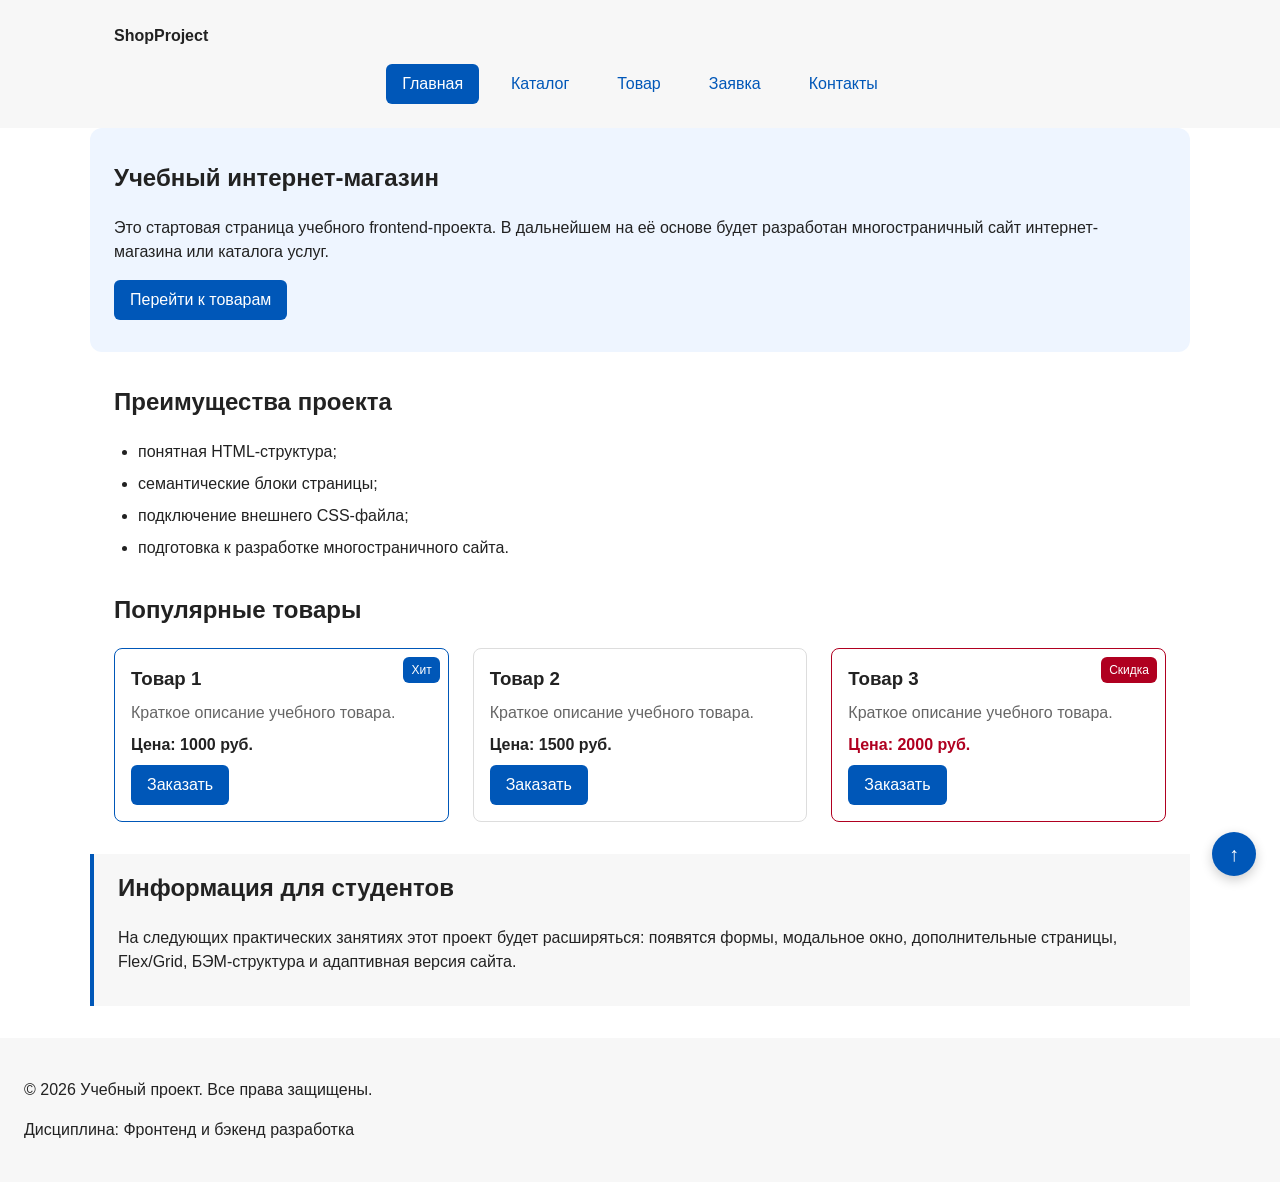
<file: index.html>
<!DOCTYPE html>
<html lang="ru">
<head>
  <meta charset="UTF-8">
  <meta name="viewport" content="width=device-width, initial-scale=1.0">
  <meta name="description" content="Учебный интернет-магазин: стартовая страница проекта.">
  <title>Главная – Учебный интернет-магазин</title>
  <link rel="stylesheet" href="css/style.css">
  <script src="js/main.js" defer></script>
</head>
<body>

  <header class="site-header">
    <div class="site-header__inner">
      <a class="site-header__logo" href="index.html">ShopProject</a>

      <nav class="site-nav" aria-label="Основная навигация">
        <ul class="site-nav__list">
          <li class="site-nav__item">
            <a class="site-nav__link site-nav__link--active" href="index.html">Главная</a>
          </li>
          <li class="site-nav__item">
            <a class="site-nav__link" href="catalog.html">Каталог</a>
          </li>
          <li class="site-nav__item">
            <a class="site-nav__link" href="product.html">Товар</a>
          </li>
          <li class="site-nav__item">
            <a class="site-nav__link" href="order.html">Заявка</a>
          </li>
          <li class="site-nav__item">
            <a class="site-nav__link" href="contacts.html">Контакты</a>
          </li>
        </ul>
      </nav>
    </div>
  </header>

  <main>

    <section class="hero">
      <h1 class="hero__title">Учебный интернет-магазин</h1>
      <p class="hero__text">
        Это стартовая страница учебного frontend-проекта.
        В дальнейшем на её основе будет разработан многостраничный сайт
        интернет-магазина или каталога услуг.
      </p>
      <a class="button button--primary" href="#popular">Перейти к товарам</a>
    </section>

    <section class="section" id="advantages">
      <h2 class="section__title">Преимущества проекта</h2>
      <ul class="advantages-list">
        <li class="advantages-list__item">понятная HTML-структура;</li>
        <li class="advantages-list__item">семантические блоки страницы;</li>
        <li class="advantages-list__item">подключение внешнего CSS-файла;</li>
        <li class="advantages-list__item">подготовка к разработке многостраничного сайта.</li>
      </ul>
    </section>

    <section class="section" id="popular">
      <h2 class="section__title">Популярные товары</h2>

      <div class="products-grid">

        <article class="product-card product-card--featured">
          <span class="product-card__badge">Хит</span>
          <h3 class="product-card__title">Товар 1</h3>
          <p class="product-card__description">Краткое описание учебного товара.</p>
          <p class="product-card__price">Цена: 1000 руб.</p>
          <button class="button button--primary product-card__button" type="button" data-product="Товар 1">
            Заказать
          </button>
        </article>

        <article class="product-card">
          <h3 class="product-card__title">Товар 2</h3>
          <p class="product-card__description">Краткое описание учебного товара.</p>
          <p class="product-card__price">Цена: 1500 руб.</p>
          <button class="button button--primary product-card__button" type="button" data-product="Товар 2">
            Заказать
          </button>
        </article>

        <article class="product-card product-card--discount">
          <span class="product-card__badge">Скидка</span>
          <h3 class="product-card__title">Товар 3</h3>
          <p class="product-card__description">Краткое описание учебного товара.</p>
          <p class="product-card__price">Цена: 2000 руб.</p>
          <button class="button button--primary product-card__button" type="button" data-product="Товар 3">
            Заказать
          </button>
        </article>

      </div>
    </section>

    <aside class="aside-info">
      <h2 class="aside-info__title">Информация для студентов</h2>
      <p>
        На следующих практических занятиях этот проект будет расширяться:
        появятся формы, модальное окно, дополнительные страницы, Flex/Grid,
        БЭМ-структура и адаптивная версия сайта.
      </p>
    </aside>

  </main>

  <footer class="site-footer" id="contacts">
    <p>&copy; 2026 Учебный проект. Все права защищены.</p>
    <p>Дисциплина: Фронтенд и бэкенд разработка</p>
  </footer>

  <dialog class="order-dialog" id="order-dialog" aria-labelledby="order-dialog-title">
    <h2 class="order-dialog__title" id="order-dialog-title">Оформление заявки</h2>

    <form class="order-form" id="order-form" action="#" method="post" novalidate>

      <input id="selected-product" name="selected-product" type="hidden">

      <div class="order-form__field">
        <label class="order-form__label" for="order-name">Имя</label>
        <input
          class="order-form__input"
          id="order-name"
          name="name"
          type="text"
          placeholder="Введите ваше имя"
          minlength="2"
          autocomplete="given-name"
          required
        >
      </div>

      <div class="order-form__field">
        <label class="order-form__label" for="order-email">E-mail</label>
        <input
          class="order-form__input"
          id="order-email"
          name="email"
          type="email"
          placeholder="example@mail.ru"
          autocomplete="email"
          required
        >
      </div>

      <div class="order-form__field">
        <label class="order-form__label" for="order-phone">Телефон</label>
        <input
          class="order-form__input"
          id="order-phone"
          name="phone"
          type="tel"
          inputmode="tel"
          placeholder="+7 (900) 000-00-00"
          pattern="^\+7 \(\d{3}\) \d{3}-\d{2}-\d{2}$"
          required
        >
        <small class="order-form__hint">Формат: +7 (900) 000-00-00</small>
      </div>

      <div class="order-form__field">
        <label class="order-form__label" for="order-date">Дата связи</label>
        <input class="order-form__input" id="order-date" name="date" type="date">
      </div>

      <div class="order-form__field">
        <label class="order-form__label" for="order-topic">Тема заявки</label>
        <select class="order-form__select" id="order-topic" name="topic" required>
          <option value="">Выберите тему</option>
          <option value="product">Заказ товара</option>
          <option value="consultation">Консультация</option>
          <option value="delivery">Доставка</option>
        </select>
      </div>

      <div class="order-form__field">
        <label class="order-form__label" for="order-comment">Комментарий</label>
        <textarea
          class="order-form__textarea"
          id="order-comment"
          name="comment"
          rows="4"
          placeholder="Укажите дополнительную информацию"
        ></textarea>
      </div>

      <div class="order-form__field order-form__field--checkbox">
        <label class="order-form__label order-form__label--checkbox">
          <input id="order-agreement" name="agreement" type="checkbox" required>
          Я согласен на обработку данных
        </label>
      </div>

      <div class="order-form__actions">
        <button class="button button--secondary" type="button" id="close-order-dialog">Закрыть</button>
        <button class="button button--primary" type="submit">Отправить заявку</button>
      </div>

    </form>
  </dialog>

  <p class="success-message" id="success-message" hidden>
    Форма успешно отправлена!
  </p>

  <a class="up-button" href="#" aria-label="Наверх">↑</a>

</body>
</html>
</file>
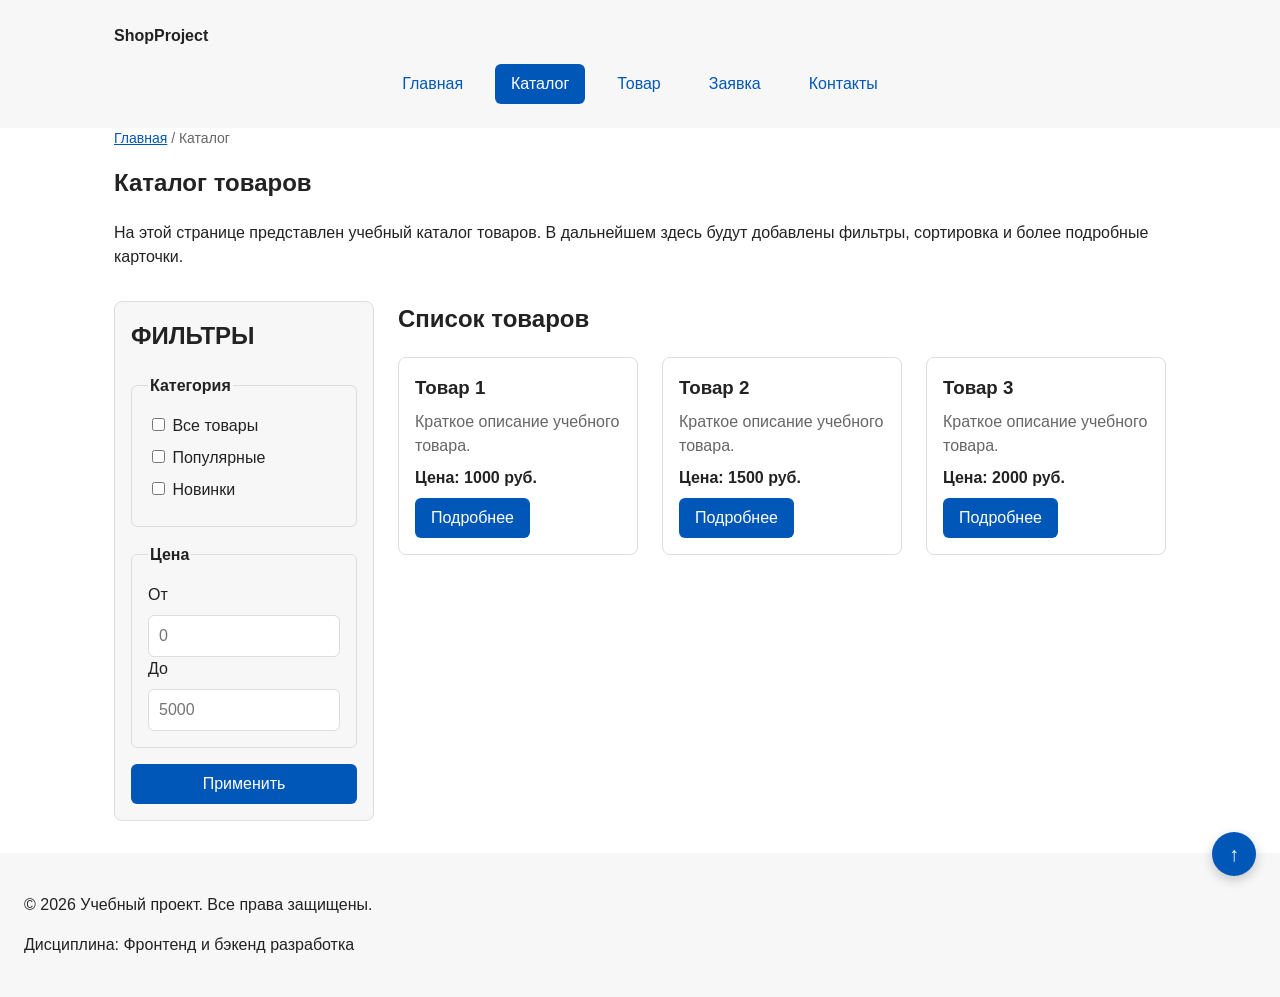
<file: catalog.html>
<!DOCTYPE html>
<html lang="ru">
<head>
  <meta charset="UTF-8">
  <meta name="viewport" content="width=device-width, initial-scale=1.0">
  <meta name="description" content="Каталог товаров учебного интернет-магазина.">
  <title>Каталог товаров – Учебный интернет-магазин</title>
  <link rel="stylesheet" href="css/style.css">
  <script src="js/main.js" defer></script>
</head>
<body>

  <header class="site-header">
    <div class="site-header__inner">
      <a class="site-header__logo" href="index.html">ShopProject</a>

      <nav class="site-nav" aria-label="Основная навигация">
        <ul class="site-nav__list">
          <li class="site-nav__item">
            <a class="site-nav__link" href="index.html">Главная</a>
          </li>
          <li class="site-nav__item">
            <a class="site-nav__link site-nav__link--active" href="catalog.html">Каталог</a>
          </li>
          <li class="site-nav__item">
            <a class="site-nav__link" href="product.html">Товар</a>
          </li>
          <li class="site-nav__item">
            <a class="site-nav__link" href="order.html">Заявка</a>
          </li>
          <li class="site-nav__item">
            <a class="site-nav__link" href="contacts.html">Контакты</a>
          </li>
        </ul>
      </nav>
    </div>
  </header>

  <main>

    <nav class="breadcrumbs" aria-label="Хлебные крошки">
      <a class="breadcrumbs__link" href="index.html">Главная</a>
      <span class="breadcrumbs__current">Каталог</span>
    </nav>

    <section class="section">
      <h1 class="section__title">Каталог товаров</h1>
      <p>
        На этой странице представлен учебный каталог товаров.
        В дальнейшем здесь будут добавлены фильтры, сортировка
        и более подробные карточки.
      </p>
    </section>

    <section class="catalog-layout">

      <aside class="catalog-filters">
        <h2 class="catalog-filters__title">ФИЛЬТРЫ</h2>

        <form class="filters-form" action="#" method="get">

          <fieldset class="filters-form__group">
            <legend class="filters-form__legend">Категория</legend>

            <label class="filters-form__label">
              <input type="checkbox" name="category" value="all">
              Все товары
            </label>

            <label class="filters-form__label">
              <input type="checkbox" name="category" value="popular">
              Популярные
            </label>

            <label class="filters-form__label">
              <input type="checkbox" name="category" value="new">
              Новинки
            </label>
          </fieldset>

          <fieldset class="filters-form__group">
            <legend class="filters-form__legend">Цена</legend>

            <label class="filters-form__label" for="price-from">От</label>
            <input class="filters-form__input" id="price-from" name="price-from" type="number" min="0" placeholder="0">

            <label class="filters-form__label" for="price-to">До</label>
            <input class="filters-form__input" id="price-to" name="price-to" type="number" min="0" placeholder="5000">
          </fieldset>

          <button class="button button--primary" type="submit">Применить</button>
        </form>
      </aside>

      <section class="catalog-products">
        <h2 class="catalog-products__title">Список товаров</h2>

        <div class="products-grid">

          <article class="product-card">
            <h3 class="product-card__title">Товар 1</h3>
            <p class="product-card__description">Краткое описание учебного товара.</p>
            <p class="product-card__price">Цена: 1000 руб.</p>
            <a class="button button--primary product-card__button" href="product.html">Подробнее</a>
          </article>

          <article class="product-card">
            <h3 class="product-card__title">Товар 2</h3>
            <p class="product-card__description">Краткое описание учебного товара.</p>
            <p class="product-card__price">Цена: 1500 руб.</p>
            <a class="button button--primary product-card__button" href="product.html">Подробнее</a>
          </article>

          <article class="product-card">
            <h3 class="product-card__title">Товар 3</h3>
            <p class="product-card__description">Краткое описание учебного товара.</p>
            <p class="product-card__price">Цена: 2000 руб.</p>
            <a class="button button--primary product-card__button" href="product.html">Подробнее</a>
          </article>

        </div>
      </section>

    </section>

  </main>

  <footer class="site-footer">
    <p>&copy; 2026 Учебный проект. Все права защищены.</p>
    <p>Дисциплина: Фронтенд и бэкенд разработка</p>
  </footer>

  <a class="up-button" href="#" aria-label="Наверх">↑</a>

</body>
</html>
</file>
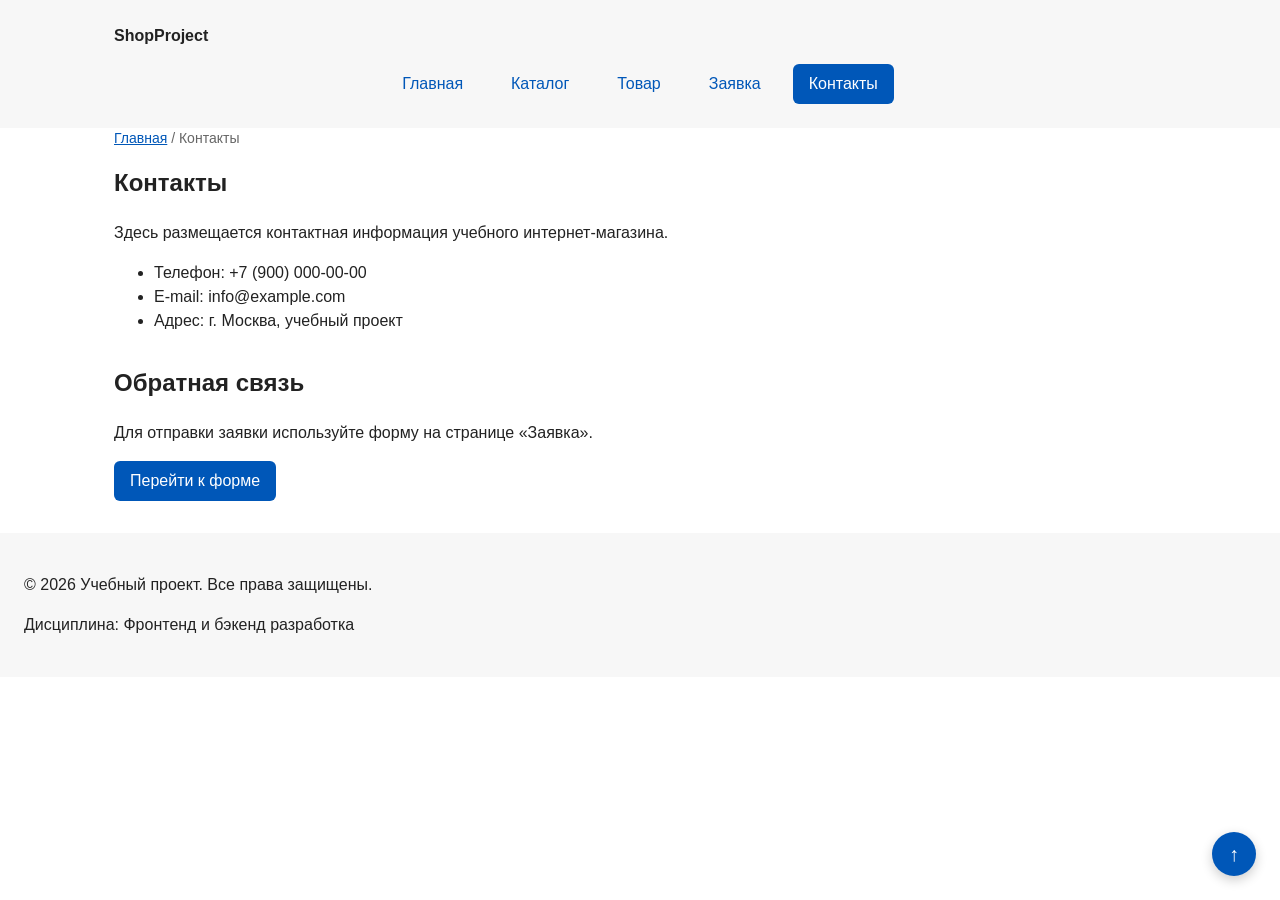
<file: contacts.html>
<!DOCTYPE html>
<html lang="ru">
<head>
  <meta charset="UTF-8">
  <meta name="viewport" content="width=device-width, initial-scale=1.0">
  <meta name="description" content="Контактная информация учебного интернет-магазина.">
  <title>Контакты – Учебный интернет-магазин</title>
  <link rel="stylesheet" href="css/style.css">
  <script src="js/main.js" defer></script>
</head>
<body>

  <header class="site-header">
    <div class="site-header__inner">
      <a class="site-header__logo" href="index.html">ShopProject</a>

      <nav class="site-nav" aria-label="Основная навигация">
        <ul class="site-nav__list">
          <li class="site-nav__item">
            <a class="site-nav__link" href="index.html">Главная</a>
          </li>
          <li class="site-nav__item">
            <a class="site-nav__link" href="catalog.html">Каталог</a>
          </li>
          <li class="site-nav__item">
            <a class="site-nav__link" href="product.html">Товар</a>
          </li>
          <li class="site-nav__item">
            <a class="site-nav__link" href="order.html">Заявка</a>
          </li>
          <li class="site-nav__item">
            <a class="site-nav__link site-nav__link--active" href="contacts.html">Контакты</a>
          </li>
        </ul>
      </nav>
    </div>
  </header>

  <main>

    <nav class="breadcrumbs" aria-label="Хлебные крошки">
      <a class="breadcrumbs__link" href="index.html">Главная</a>
      <span class="breadcrumbs__current">Контакты</span>
    </nav>

    <section class="section">
      <h1 class="section__title">Контакты</h1>
      <p>
        Здесь размещается контактная информация учебного интернет-магазина.
      </p>
      <ul class="contacts-list">
        <li class="contacts-list__item">Телефон: +7 (900) 000-00-00</li>
        <li class="contacts-list__item">E-mail: info@example.com</li>
        <li class="contacts-list__item">Адрес: г. Москва, учебный проект</li>
      </ul>
    </section>

    <section class="section" id="feedback">
      <h2 class="section__title">Обратная связь</h2>
      <p>
        Для отправки заявки используйте форму на странице «Заявка».
      </p>
      <a class="button button--primary" href="order.html">Перейти к форме</a>
    </section>

  </main>

  <footer class="site-footer">
    <p>&copy; 2026 Учебный проект. Все права защищены.</p>
    <p>Дисциплина: Фронтенд и бэкенд разработка</p>
  </footer>

  <a class="up-button" href="#" aria-label="Наверх">↑</a>

</body>
</html>
</file>
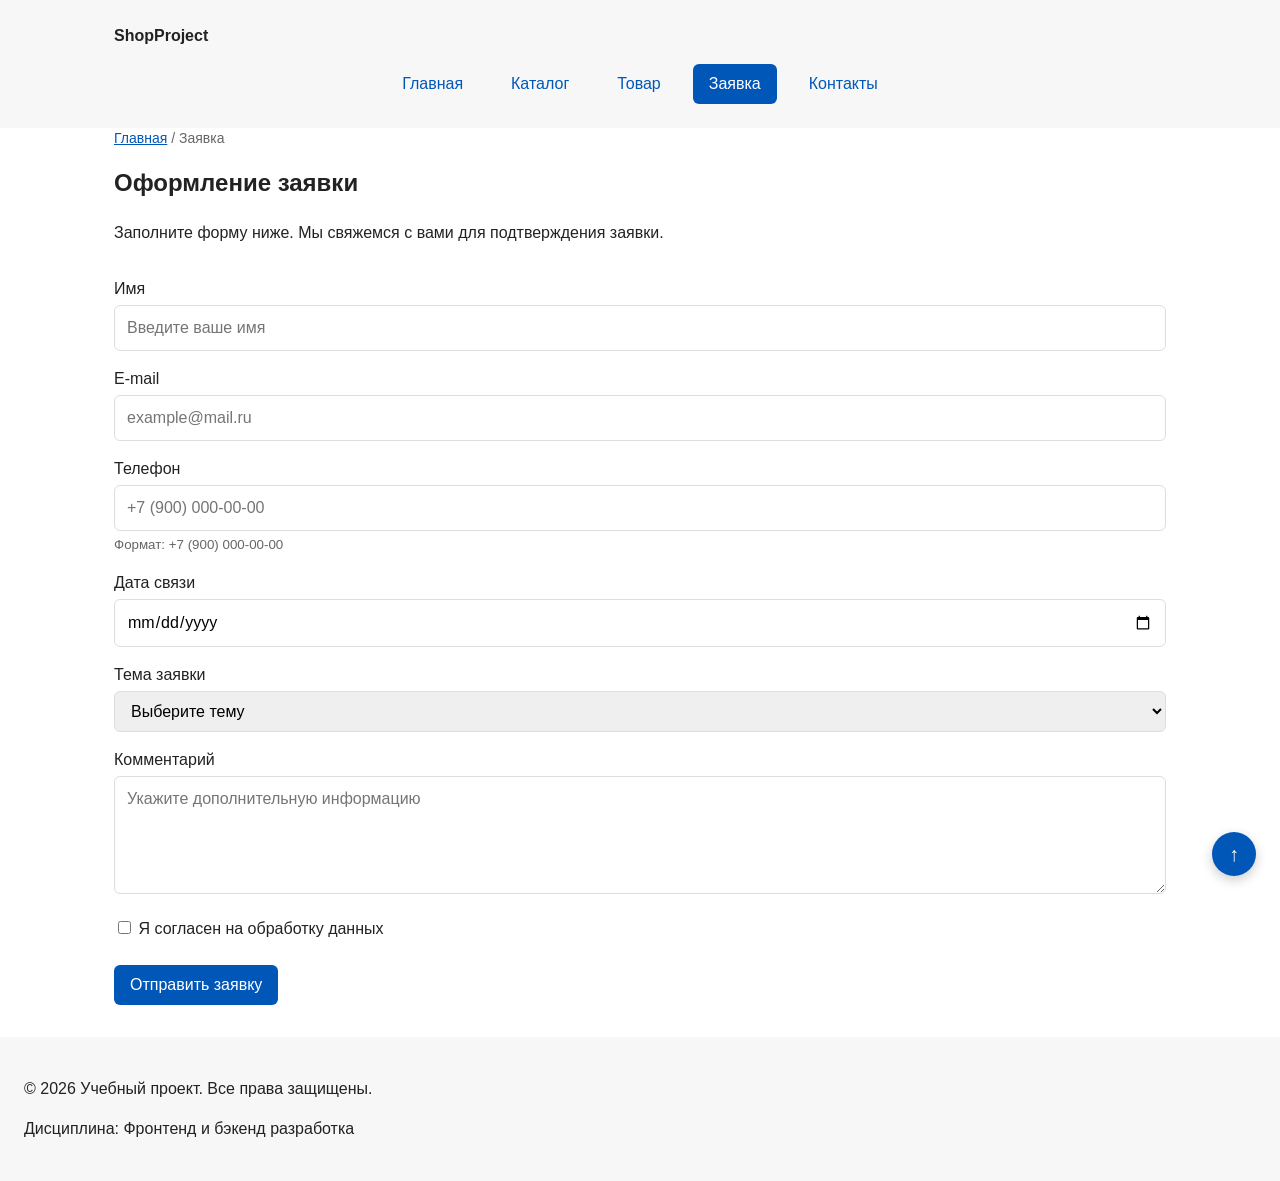
<file: order.html>
<!DOCTYPE html>
<html lang="ru">
<head>
  <meta charset="UTF-8">
  <meta name="viewport" content="width=device-width, initial-scale=1.0">
  <meta name="description" content="Оформление заявки в учебном интернет-магазине.">
  <title>Заявка – Учебный интернет-магазин</title>
  <link rel="stylesheet" href="css/style.css">
  <script src="js/main.js" defer></script>
</head>
<body>

  <header class="site-header">
    <div class="site-header__inner">
      <a class="site-header__logo" href="index.html">ShopProject</a>

      <nav class="site-nav" aria-label="Основная навигация">
        <ul class="site-nav__list">
          <li class="site-nav__item">
            <a class="site-nav__link" href="index.html">Главная</a>
          </li>
          <li class="site-nav__item">
            <a class="site-nav__link" href="catalog.html">Каталог</a>
          </li>
          <li class="site-nav__item">
            <a class="site-nav__link" href="product.html">Товар</a>
          </li>
          <li class="site-nav__item">
            <a class="site-nav__link site-nav__link--active" href="order.html">Заявка</a>
          </li>
          <li class="site-nav__item">
            <a class="site-nav__link" href="contacts.html">Контакты</a>
          </li>
        </ul>
      </nav>
    </div>
  </header>

  <main>

    <nav class="breadcrumbs" aria-label="Хлебные крошки">
      <a class="breadcrumbs__link" href="index.html">Главная</a>
      <span class="breadcrumbs__current">Заявка</span>
    </nav>

    <section class="section">
      <h1 class="section__title">Оформление заявки</h1>
      <p>
        Заполните форму ниже. Мы свяжемся с вами для подтверждения заявки.
      </p>
    </section>

    <section class="section">

      <form class="order-form" id="order-form" action="#" method="post" novalidate>

        <input id="selected-product" name="selected-product" type="hidden">

        <div class="order-form__field">
          <label class="order-form__label" for="order-name">Имя</label>
          <input
            class="order-form__input"
            id="order-name"
            name="name"
            type="text"
            placeholder="Введите ваше имя"
            minlength="2"
            autocomplete="given-name"
            required
          >
        </div>

        <div class="order-form__field">
          <label class="order-form__label" for="order-email">E-mail</label>
          <input
            class="order-form__input"
            id="order-email"
            name="email"
            type="email"
            placeholder="example@mail.ru"
            autocomplete="email"
            required
          >
        </div>

        <div class="order-form__field">
          <label class="order-form__label" for="order-phone">Телефон</label>
          <input
            class="order-form__input"
            id="order-phone"
            name="phone"
            type="tel"
            inputmode="tel"
            placeholder="+7 (900) 000-00-00"
            pattern="^\+7 \(\d{3}\) \d{3}-\d{2}-\d{2}$"
            required
          >
          <small class="order-form__hint">Формат: +7 (900) 000-00-00</small>
        </div>

        <div class="order-form__field">
          <label class="order-form__label" for="order-date">Дата связи</label>
          <input class="order-form__input" id="order-date" name="date" type="date">
        </div>

        <div class="order-form__field">
          <label class="order-form__label" for="order-topic">Тема заявки</label>
          <select class="order-form__select" id="order-topic" name="topic" required>
            <option value="">Выберите тему</option>
            <option value="product">Заказ товара</option>
            <option value="consultation">Консультация</option>
            <option value="delivery">Доставка</option>
          </select>
        </div>

        <div class="order-form__field">
          <label class="order-form__label" for="order-comment">Комментарий</label>
          <textarea
            class="order-form__textarea"
            id="order-comment"
            name="comment"
            rows="4"
            placeholder="Укажите дополнительную информацию"
          ></textarea>
        </div>

        <div class="order-form__field order-form__field--checkbox">
          <label class="order-form__label order-form__label--checkbox">
            <input id="order-agreement" name="agreement" type="checkbox" required>
            Я согласен на обработку данных
          </label>
        </div>

        <div class="order-form__actions">
          <button class="button button--primary" type="submit">Отправить заявку</button>
        </div>

      </form>

      <p class="success-message" id="success-message" hidden>
        Форма успешно отправлена!
      </p>

    </section>

  </main>

  <footer class="site-footer">
    <p>&copy; 2026 Учебный проект. Все права защищены.</p>
    <p>Дисциплина: Фронтенд и бэкенд разработка</p>
  </footer>

  <a class="up-button" href="#" aria-label="Наверх">↑</a>

</body>
</html>
</file>
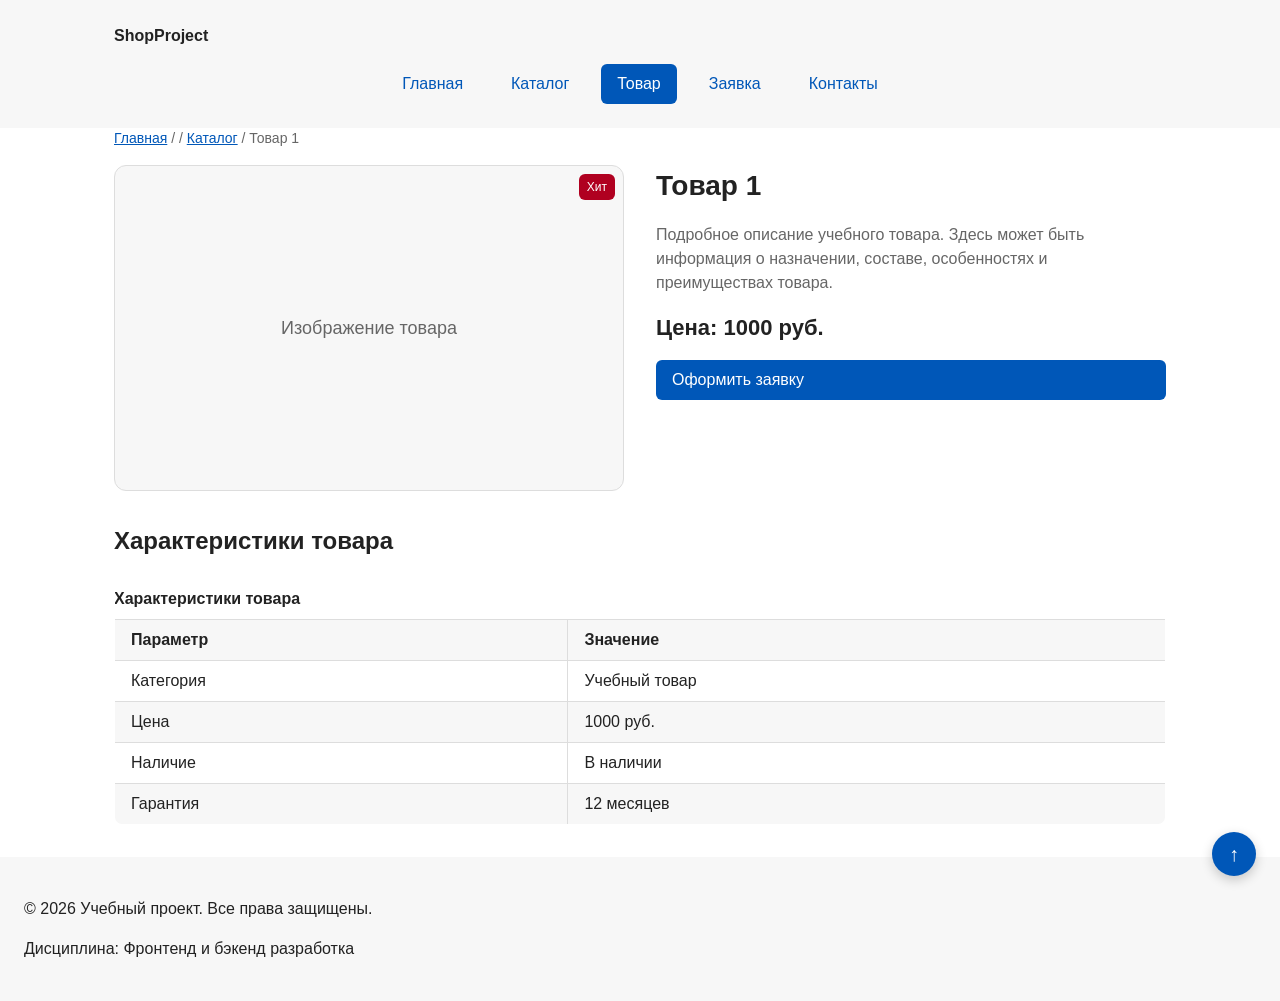
<file: product.html>
<!DOCTYPE html>
<html lang="ru">
<head>
  <meta charset="UTF-8">
  <meta name="viewport" content="width=device-width, initial-scale=1.0">
  <meta name="description" content="Карточка товара учебного интернет-магазина.">
  <title>Товар – Учебный интернет-магазин</title>
  <link rel="stylesheet" href="css/style.css">
  <script src="js/main.js" defer></script>
</head>
<body>

  <header class="site-header">
    <div class="site-header__inner">
      <a class="site-header__logo" href="index.html">ShopProject</a>

      <nav class="site-nav" aria-label="Основная навигация">
        <ul class="site-nav__list">
          <li class="site-nav__item">
            <a class="site-nav__link" href="index.html">Главная</a>
          </li>
          <li class="site-nav__item">
            <a class="site-nav__link" href="catalog.html">Каталог</a>
          </li>
          <li class="site-nav__item">
            <a class="site-nav__link site-nav__link--active" href="product.html">Товар</a>
          </li>
          <li class="site-nav__item">
            <a class="site-nav__link" href="order.html">Заявка</a>
          </li>
          <li class="site-nav__item">
            <a class="site-nav__link" href="contacts.html">Контакты</a>
          </li>
        </ul>
      </nav>
    </div>
  </header>

  <main>

    <nav class="breadcrumbs" aria-label="Хлебные крошки">
      <a class="breadcrumbs__link" href="index.html">Главная</a>
      <span class="breadcrumbs__current"> / </span>
      <a class="breadcrumbs__link" href="catalog.html">Каталог</a>
      <span class="breadcrumbs__current">Товар 1</span>
    </nav>

    <section class="product-detail">

      <div class="product-detail__image">
        <span class="product-card__badge">Хит</span>
        <div class="product-detail__placeholder">Изображение товара</div>
      </div>

      <div class="product-detail__info">
        <h1 class="product-detail__title">Товар 1</h1>
        <p class="product-detail__description">
          Подробное описание учебного товара. Здесь может быть информация
          о назначении, составе, особенностях и преимуществах товара.
        </p>
        <p class="product-detail__price">Цена: 1000 руб.</p>

        <a class="button button--primary" href="order.html">Оформить заявку</a>
      </div>

    </section>

    <section class="section">
      <h2 class="section__title">Характеристики товара</h2>

      <table class="product-table">
        <caption>Характеристики товара</caption>
        <thead>
          <tr>
            <th>Параметр</th>
            <th>Значение</th>
          </tr>
        </thead>
        <tbody>
          <tr>
            <td>Категория</td>
            <td>Учебный товар</td>
          </tr>
          <tr>
            <td>Цена</td>
            <td>1000 руб.</td>
          </tr>
          <tr>
            <td>Наличие</td>
            <td>В наличии</td>
          </tr>
          <tr>
            <td>Гарантия</td>
            <td>12 месяцев</td>
          </tr>
        </tbody>
      </table>
    </section>

  </main>

  <footer class="site-footer">
    <p>&copy; 2026 Учебный проект. Все права защищены.</p>
    <p>Дисциплина: Фронтенд и бэкенд разработка</p>
  </footer>

  <a class="up-button" href="#" aria-label="Наверх">↑</a>

</body>
</html>
</file>
<file: css/style.css>
/* ===================================
   1. Переменные проекта
   =================================== */

:root {
  /* Основные цвета проекта */
  --color-bg: #ffffff;
  --color-text: #222222;
  --color-muted: #666666;
  --color-primary: #0057b8;
  --color-primary-dark: #003f86;
  --color-border: #dddddd;
  --color-surface: #f7f7f7;
  --color-surface-accent: #eef5ff;
  --color-danger: #b00020;
  --color-success: #168a2f;
  --color-success-bg: #eefaf0;
  --color-white: #ffffff;

  /* Отступы */
  --space-xs: 4px;
  --space-sm: 8px;
  --space-md: 16px;
  --space-lg: 24px;
  --space-xl: 32px;

  /* Скругления */
  --radius-sm: 6px;
  --radius-md: 8px;
  --radius-lg: 12px;

  /* Размеры */
  --container-width: 1100px;
}

/* ===================================
   2. Базовые стили
   =================================== */

* {
  box-sizing: border-box;
}

body {
  margin: 0;
  font-family: Arial, sans-serif;
  line-height: 1.5;
  color: var(--color-text);
  background-color: var(--color-bg);
}

a {
  color: var(--color-primary);
}

a:hover {
  color: var(--color-primary-dark);
}

a:focus-visible {
  outline: 2px solid var(--color-primary);
  outline-offset: 3px;
}

html {
  scroll-behavior: smooth;
}

:target {
  outline: 2px dashed var(--color-primary);
  outline-offset: 4px;
}

/* ===================================
   3. Кнопки (button)
   =================================== */

.button {
  display: inline-block;
  padding: var(--space-sm) var(--space-md);
  border: none;
  border-radius: var(--radius-sm);
  font: inherit;
  text-decoration: none;
  cursor: pointer;
}

.button--primary {
  color: var(--color-white);
  background-color: var(--color-primary);
}

.button--primary:hover {
  background-color: var(--color-primary-dark);
  color: var(--color-white);
}

.button--secondary {
  color: var(--color-primary);
  background-color: transparent;
  border: 1px solid var(--color-primary);
}

.button--secondary:hover {
  color: var(--color-white);
  background-color: var(--color-primary);
}

.button:focus-visible {
  outline: 2px solid var(--color-primary);
  outline-offset: 3px;
}

.button:disabled,
.button--disabled {
  opacity: 0.6;
  cursor: not-allowed;
}

/* ===================================
   4. Шапка сайта (site-header)
   =================================== */

.site-header {
  position: sticky;
  top: 0;
  z-index: 5;
  background-color: var(--color-surface);
}

.site-header__inner {
  max-width: var(--container-width);
  margin: 0 auto;
  padding: var(--space-lg);
}

.site-header__logo {
  font-weight: 700;
  color: var(--color-text);
  text-decoration: none;
}

/* ===================================
   5. Навигация (site-nav)
   =================================== */

.site-nav__list {
  display: flex;
  flex-wrap: wrap;
  justify-content: center;
  align-items: center;
  gap: var(--space-md);
  padding: 0;
  margin: var(--space-md) 0 0;
  list-style: none;
}

.site-nav__link {
  display: inline-block;
  padding: var(--space-sm) var(--space-md);
  color: var(--color-primary);
  text-decoration: none;
  border-radius: var(--radius-sm);
}

.site-nav__link:hover {
  color: var(--color-white);
  background-color: var(--color-primary);
  text-decoration: none;
}

.site-nav__link:focus-visible {
  outline: 2px solid var(--color-primary);
  outline-offset: 3px;
}

.site-nav__link--active {
  color: var(--color-white);
  background-color: var(--color-primary);
}

/* ===================================
   6. Хлебные крошки (breadcrumbs)
   =================================== */

.breadcrumbs {
  max-width: var(--container-width);
  margin: 0 auto var(--space-md);
  padding: 0 var(--space-lg);
  font-size: 14px;
  color: var(--color-muted);
}

.breadcrumbs__link {
  color: var(--color-primary);
}

.breadcrumbs__current::before {
  content: " / ";
  color: var(--color-muted);
}

/* ===================================
   7. Hero-блок (hero)
   =================================== */

.hero {
  max-width: var(--container-width);
  margin: 0 auto var(--space-xl);
  padding: var(--space-xl) var(--space-lg);
  background-color: var(--color-surface-accent);
  border-radius: var(--radius-lg);
}

.hero__title {
  margin-top: 0;
}

.hero__text {
  margin-bottom: var(--space-md);
}

/* ===================================
   8. Универсальная секция (section)
   =================================== */

.section {
  max-width: var(--container-width);
  margin: 0 auto var(--space-xl);
  padding: 0 var(--space-lg);
}

.section__title {
  margin-top: 0;
}

/* ===================================
   9. Список преимуществ (advantages-list)
   =================================== */

.advantages-list {
  padding-left: var(--space-lg);
}

.advantages-list__item {
  margin-bottom: var(--space-sm);
}

/* ===================================
   10. Сетка товаров (products-grid)
   =================================== */

.products-grid {
  display: grid;
  grid-template-columns: repeat(3, 1fr);
  gap: var(--space-lg);
}

/* ===================================
   11. Карточка товара (product-card)
   =================================== */

.product-card {
  position: relative;
  display: flex;
  flex-direction: column;
  gap: var(--space-sm);
  padding: var(--space-md);
  border: 1px solid var(--color-border);
  border-radius: var(--radius-md);
  background-color: var(--color-bg);
}

.product-card:hover {
  border-color: var(--color-primary);
}

.product-card--featured {
  border-color: var(--color-primary);
}

.product-card--discount {
  border-color: var(--color-danger);
}

.product-card__badge {
  position: absolute;
  top: var(--space-sm);
  right: var(--space-sm);
  padding: 4px 8px;
  color: var(--color-white);
  background-color: var(--color-danger);
  border-radius: var(--radius-sm);
  font-size: 12px;
  z-index: 1;
}

.product-card--featured .product-card__badge {
  background-color: var(--color-primary);
}

.product-card__title {
  margin: 0;
  color: var(--color-text);
}

.product-card__description {
  margin: 0;
  color: var(--color-muted);
}

.product-card__price {
  margin: 0;
  font-weight: 700;
}

.product-card--discount .product-card__price {
  color: var(--color-danger);
}

.product-card__button {
  margin-top: auto;
  align-self: flex-start;
}

/* ===================================
   12. Дополнительный блок (aside-info)
   =================================== */

.aside-info {
  max-width: var(--container-width);
  margin: 0 auto var(--space-xl);
  padding: var(--space-md) var(--space-lg);
  border-left: 4px solid var(--color-primary);
  background-color: var(--color-surface);
}

.aside-info__title {
  margin-top: 0;
}

/* ===================================
   13. Страница каталога (catalog-layout)
   =================================== */

.catalog-layout {
  max-width: var(--container-width);
  margin: 0 auto var(--space-xl);
  padding: 0 var(--space-lg);
  display: grid;
  grid-template-columns: 260px 1fr;
  grid-template-areas: "filters products";
  gap: var(--space-lg);
}

.catalog-filters {
  grid-area: filters;
  padding: var(--space-md);
  border: 1px solid var(--color-border);
  border-radius: var(--radius-md);
  background-color: var(--color-surface);
}

.catalog-filters__title {
  margin-top: 0;
}

.catalog-products {
  grid-area: products;
}

.catalog-products__title {
  margin-top: 0;
}

/* ===================================
   14. Форма фильтров (filters-form)
   =================================== */

.filters-form {
  display: grid;
  gap: var(--space-md);
}

.filters-form__group {
  margin: 0;
  padding: var(--space-md);
  border: 1px solid var(--color-border);
  border-radius: var(--radius-sm);
}

.filters-form__legend {
  font-weight: 700;
}

.filters-form__label {
  display: block;
  margin-bottom: var(--space-sm);
}

.filters-form__input {
  width: 100%;
  padding: 8px 10px;
  border: 1px solid var(--color-border);
  border-radius: var(--radius-sm);
  font: inherit;
}

/* ===================================
   15. Страница товара (product-detail)
   =================================== */

.product-detail {
  max-width: var(--container-width);
  margin: 0 auto var(--space-xl);
  padding: 0 var(--space-lg);
  display: grid;
  grid-template-columns: 1fr 1fr;
  gap: var(--space-xl);
  align-items: start;
}

.product-detail__image {
  position: relative;
  padding: var(--space-xl);
  background-color: var(--color-surface);
  border: 1px solid var(--color-border);
  border-radius: var(--radius-lg);
}

.product-detail__placeholder {
  display: flex;
  justify-content: center;
  align-items: center;
  min-height: 260px;
  color: var(--color-muted);
  font-size: 18px;
}

.product-detail__info {
  display: flex;
  flex-direction: column;
  gap: var(--space-md);
}

.product-detail__title {
  margin: 0;
  font-size: 28px;
}

.product-detail__description {
  margin: 0;
  color: var(--color-muted);
}

.product-detail__price {
  margin: 0;
  font-size: 22px;
  font-weight: 700;
}

/* ===================================
   16. Таблица характеристик (product-table)
   =================================== */

.product-table {
  width: 100%;
  border-collapse: collapse;
  border: 1px solid var(--color-border);
  border-radius: var(--radius-md);
  overflow: hidden;
}

.product-table caption {
  padding: var(--space-sm) 0;
  font-weight: 700;
  text-align: left;
}

.product-table th,
.product-table td {
  padding: var(--space-sm) var(--space-md);
  border: 1px solid var(--color-border);
  text-align: left;
}

.product-table thead th {
  background-color: var(--color-surface);
  font-weight: 700;
}

.product-table tbody tr:nth-child(even) {
  background-color: var(--color-surface);
}

/* ===================================
   17. Модальное окно (order-dialog)
   =================================== */

.order-dialog {
  width: min(100% - 32px, 560px);
  padding: var(--space-lg);
  border: none;
  border-radius: var(--radius-lg);
  z-index: 100;
}

.order-dialog::backdrop {
  background-color: rgba(0, 0, 0, 0.5);
}

.order-dialog__title {
  margin-top: 0;
}

/* ===================================
   18. Форма заявки (order-form)
   =================================== */

.order-form__field {
  margin-bottom: var(--space-md);
}

.order-form__label {
  display: block;
  margin-bottom: var(--space-xs);
}

.order-form__label--checkbox {
  display: block;
}

.order-form__input,
.order-form__select,
.order-form__textarea {
  width: 100%;
  padding: 10px 12px;
  border: 1px solid var(--color-border);
  border-radius: var(--radius-sm);
  font: inherit;
}

.order-form__input[type="checkbox"] {
  width: auto;
}

.order-form__hint {
  display: block;
  margin-top: var(--space-xs);
  color: var(--color-muted);
}

.order-form__input:hover,
.order-form__select:hover,
.order-form__textarea:hover {
  border-color: var(--color-primary);
}

.order-form__input:focus-visible,
.order-form__select:focus-visible,
.order-form__textarea:focus-visible,
.order-form__actions button:focus-visible {
  outline: 2px solid var(--color-primary);
  outline-offset: 3px;
}

[aria-invalid="true"] {
  border-color: var(--color-danger);
}

.order-form__actions {
  display: flex;
  gap: var(--space-md);
  margin-top: var(--space-lg);
}

/* ===================================
   19. Сообщение об успехе (success-message)
   =================================== */

.success-message {
  max-width: var(--container-width);
  margin: var(--space-lg) auto;
  padding: var(--space-md) var(--space-lg);
  border-left: 4px solid var(--color-success);
  background-color: var(--color-success-bg);
}

/* ===================================
   20. Кнопка «Наверх» (up-button)
   =================================== */

.up-button {
  position: fixed;
  right: var(--space-lg);
  bottom: var(--space-lg);
  width: 44px;
  height: 44px;
  display: flex;
  justify-content: center;
  align-items: center;
  color: var(--color-white);
  background-color: var(--color-primary);
  border-radius: 50%;
  text-decoration: none;
  font-size: 20px;
  font-weight: 700;
  box-shadow: 0 4px 12px rgba(0, 0, 0, 0.2);
  z-index: 10;
}

.up-button:hover {
  background-color: var(--color-primary-dark);
  color: var(--color-white);
}

.up-button:focus-visible {
  outline: 2px solid var(--color-primary);
  outline-offset: 3px;
}

/* ===================================
   21. Подвал сайта (site-footer)
   =================================== */

.site-footer {
  padding: var(--space-lg);
  background-color: var(--color-surface);
}
</file>
